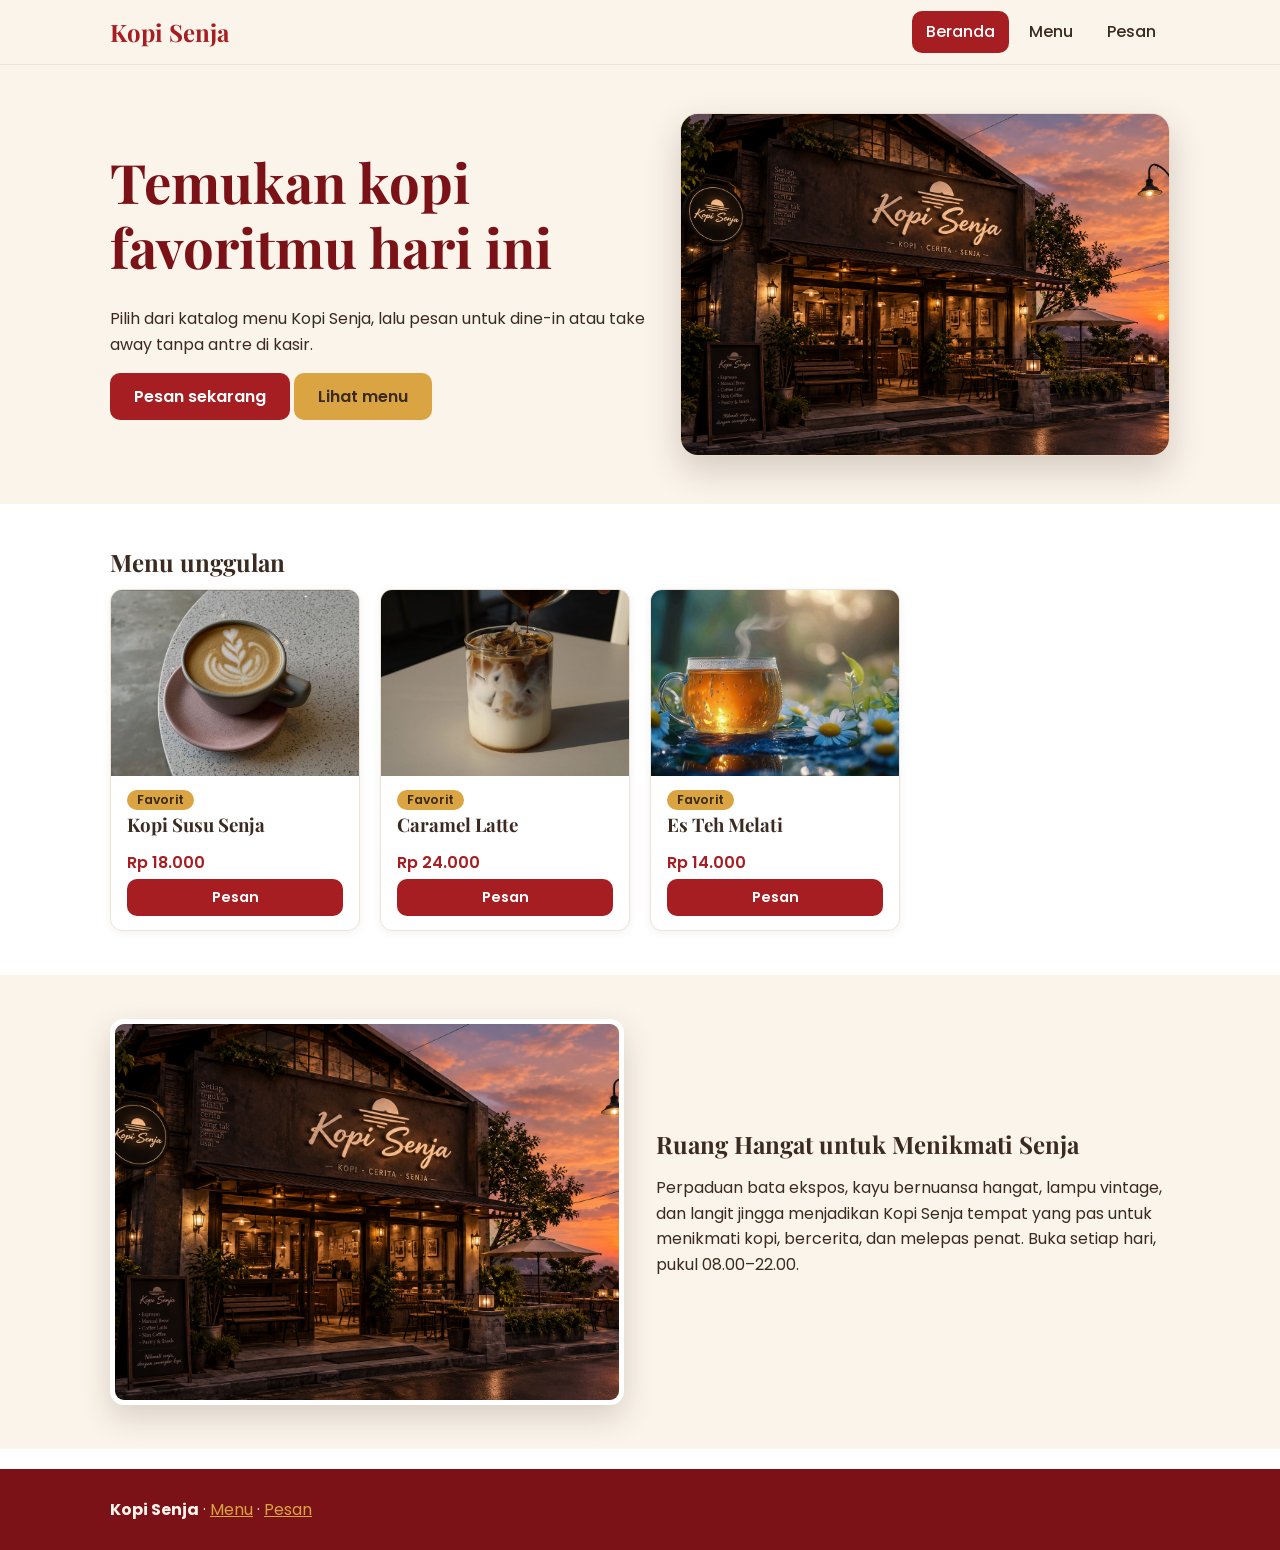
<file: index.html>
<!DOCTYPE html>
<html lang="id">
<head>
<meta charset="UTF-8">
<meta name="viewport" content="width=device-width, initial-scale=1">
<title>Kopi Senja | Kopi hangat, pesan tanpa antre</title>
<link href="https://fonts.googleapis.com/css2?family=Playfair+Display:wght@600;700&family=Poppins:wght@400;500;600&display=swap" rel="stylesheet">
<link rel="stylesheet" href="css/style.css">
</head>
<body>
<header>
 <div class="wrap bar">
  <a class="logo" href="index.html" data-page="home">Kopi Senja</a>
  <button id="toggle" aria-label="Buka menu navigasi" aria-expanded="false">&#9776;</button>
  <nav id="nav" aria-label="Navigasi utama">
   <ul>
    <li><a href="index.html" data-page="home" class="active">Beranda</a></li>
    <li><a href="menu.html" data-page="menu">Menu</a></li>
    <li><a href="pesan.html" data-page="pesan">Pesan</a></li>
   </ul>
  </nav>
 </div>
</header>

<main id="konten">
 <section class="hero">
  <div class="wrap">
   <div>
    <h1>Temukan kopi favoritmu hari ini</h1>
    <p>Pilih dari katalog menu Kopi Senja, lalu pesan untuk dine-in atau take away tanpa antre di kasir.</p>
    <a class="btn" href="pesan.html" data-page="pesan">Pesan sekarang</a>
    <a class="btn alt" href="menu.html" data-page="menu">Lihat menu</a>
   </div>
   <img class="hero-building" src="images/kopi-senja-building.png" alt="Fasad coffee shop Kopi Senja bergaya semi-vintage saat matahari terbenam">
  </div>
 </section>
 <section class="blok">
  <div class="wrap">
   <h2>Menu unggulan</h2>
   <div class="grid" id="unggulan"></div>
  </div>
 </section>
 <section class="blok alt">
  <div class="wrap dua-kolom">
   <img class="outlet-building" src="images/kopi-senja-building.png" alt="Bangunan coffee shop Kopi Senja bergaya semi-vintage saat senja">
   <div>
    <h2>Ruang Hangat untuk Menikmati Senja</h2>
    <p>Perpaduan bata ekspos, kayu bernuansa hangat, lampu vintage, dan langit jingga menjadikan Kopi Senja tempat yang pas untuk menikmati kopi, bercerita, dan melepas penat. Buka setiap hari, pukul 08.00–22.00.</p>
   </div>
  </div>
 </section>
</main>

<footer>
 <div class="wrap">
  <strong>Kopi Senja</strong> · <a href="menu.html" data-page="menu">Menu</a> · <a href="pesan.html" data-page="pesan">Pesan</a>
 </div>
</footer>

<script src="https://code.jquery.com/jquery-3.7.1.min.js"></script>
<script src="js/main.js"></script>
</body>
</html>
</file>
<file: css/style.css>
:root{--red:#A61E22;--maroon:#7A1217;--cream:#FBF4EA;--sand:#EDE3D6;--gold:#D9A441;--ink:#3B2A20}
*{box-sizing:border-box}
body{margin:0;font-family:'Poppins',system-ui,sans-serif;color:var(--ink);background:#fff;line-height:1.6}
h1,h2,h3{font-family:'Playfair Display',Georgia,serif;line-height:1.2;margin:0 0 .5em}
a{color:var(--red)}img{max-width:100%;height:auto;display:block}
:focus-visible{outline:3px solid var(--gold);outline-offset:2px}
.wrap{max-width:1100px;margin:0 auto;padding:0 20px}
header{background:var(--cream);border-bottom:1px solid var(--sand);position:sticky;top:0;z-index:20}
.bar{display:flex;align-items:center;justify-content:space-between;min-height:64px}
.logo{font:700 1.5rem 'Playfair Display',serif;color:var(--red);text-decoration:none}
nav ul{display:flex;gap:6px;list-style:none;margin:0;padding:0}
nav a{display:block;padding:8px 14px;border-radius:10px;text-decoration:none;color:var(--ink);font-weight:500}
nav a:hover,nav a.active{background:var(--red);color:#fff}
#toggle{display:none;background:none;border:1px solid var(--sand);border-radius:8px;font-size:1.4rem;padding:4px 12px;cursor:pointer}
.hero{background:var(--cream);padding:48px 0}
.hero .wrap{display:grid;grid-template-columns:1.1fr 1fr;gap:32px;align-items:center}
.hero h1{font-size:clamp(2rem,5vw,3.4rem);color:var(--maroon)}
.hero-building{display:block;width:100%;height:343px;object-fit:cover;object-position:center;border-radius:18px;box-shadow:0 14px 34px rgba(59,42,32,.20);border:1px solid rgba(120,70,40,.15)}
.btn{display:inline-block;background:var(--red);color:#fff;border:0;border-radius:10px;padding:11px 24px;font:600 1rem 'Poppins',sans-serif;text-decoration:none;cursor:pointer}
.btn:hover{background:var(--maroon)}.btn.alt{background:var(--gold);color:var(--ink)}
/* dua kolom: gambar + teks, jadi 1 kolom di HP */
.dua-kolom{display:grid;grid-template-columns:1fr 1fr;gap:32px;align-items:center}
.outlet-building{width:100%;aspect-ratio:4/3;object-fit:cover;object-position:center;border-radius:14px;box-shadow:0 12px 30px rgba(59,42,32,.18);border:5px solid #fff}
section.blok{padding:44px 0}.blok.alt{background:var(--cream)}
.grid{display:grid;grid-template-columns:repeat(auto-fill,minmax(230px,1fr));gap:20px}
.card{background:#fff;border:1px solid var(--sand);border-radius:12px;overflow:hidden;display:flex;flex-direction:column}
.card .foto{aspect-ratio:4/3;overflow:hidden;background:var(--sand)}
.card .foto img,.kotak .foto img{width:100%;height:100%;object-fit:cover}
.card .foto img{transition:transform .35s}.card:hover .foto img{transform:scale(1.05)}
.card{box-shadow:0 2px 10px rgba(59,42,32,.06);transition:box-shadow .25s,transform .25s}.card:hover{box-shadow:0 8px 22px rgba(59,42,32,.15);transform:translateY(-3px)}
.card .isi{padding:14px 16px;display:flex;flex-direction:column;flex:1;gap:4px}
.card .harga{font-weight:600;color:var(--red)}.card .btn{margin-top:auto;padding:8px 14px;font-size:.9rem}
.badge{display:inline-block;background:var(--gold);border-radius:20px;padding:0 10px;font-size:.78rem;font-weight:600;width:max-content}
.tools{display:flex;flex-wrap:wrap;gap:12px;margin-bottom:20px}
.tools input{flex:1;min-width:200px}
input,select,textarea{font:inherit;padding:10px 12px;border:1px solid #cdbfae;border-radius:10px;width:100%;background:#fff;color:var(--ink)}
.chips{display:flex;flex-wrap:wrap;gap:8px}
.chip{border:1px solid var(--red);background:#fff;color:var(--red);border-radius:20px;padding:6px 16px;font:500 .9rem 'Poppins',sans-serif;cursor:pointer}
.chip.on{background:var(--red);color:#fff}
.modal{position:fixed;inset:0;background:rgba(59,42,32,.6);display:none;place-items:center;padding:16px;z-index:50}
.modal.open{display:grid}
.kotak{background:#fff;border-radius:14px;max-width:440px;width:100%;overflow:hidden}
.kotak .foto{aspect-ratio:4/3;overflow:hidden;background:var(--sand)}
.kotak .isi{padding:20px}
form{max-width:560px;display:grid;gap:16px}
label{font-weight:500;display:block;margin-bottom:4px}
.err{color:var(--red);font-size:.85rem;min-height:1.2em;display:block}
.invalid{border-color:var(--red)}
.radio{display:flex;gap:20px}.radio label{display:flex;gap:6px;align-items:center;font-weight:400}.radio input{width:auto}
.ok{background:#e8f3e3;border:1px solid #9cc58f;border-radius:10px;padding:14px;display:none}
footer{background:var(--maroon);color:var(--cream);padding:28px 0;margin-top:20px}
footer a{color:var(--gold)}
@media(max-width:760px){
.hero-building{height:auto;aspect-ratio:4/3}
#toggle{display:block}
nav{display:none;position:absolute;left:0;right:0;top:100%;background:var(--cream);border-bottom:1px solid var(--sand);padding:8px 20px}
nav.open{display:block}nav ul{flex-direction:column}
.hero .wrap,.dua-kolom{grid-template-columns:1fr}}
@media(prefers-reduced-motion:reduce){*{transition:none!important}}

.ok.gagal{background:#fbe9e9;border-color:#d99}
</file>
